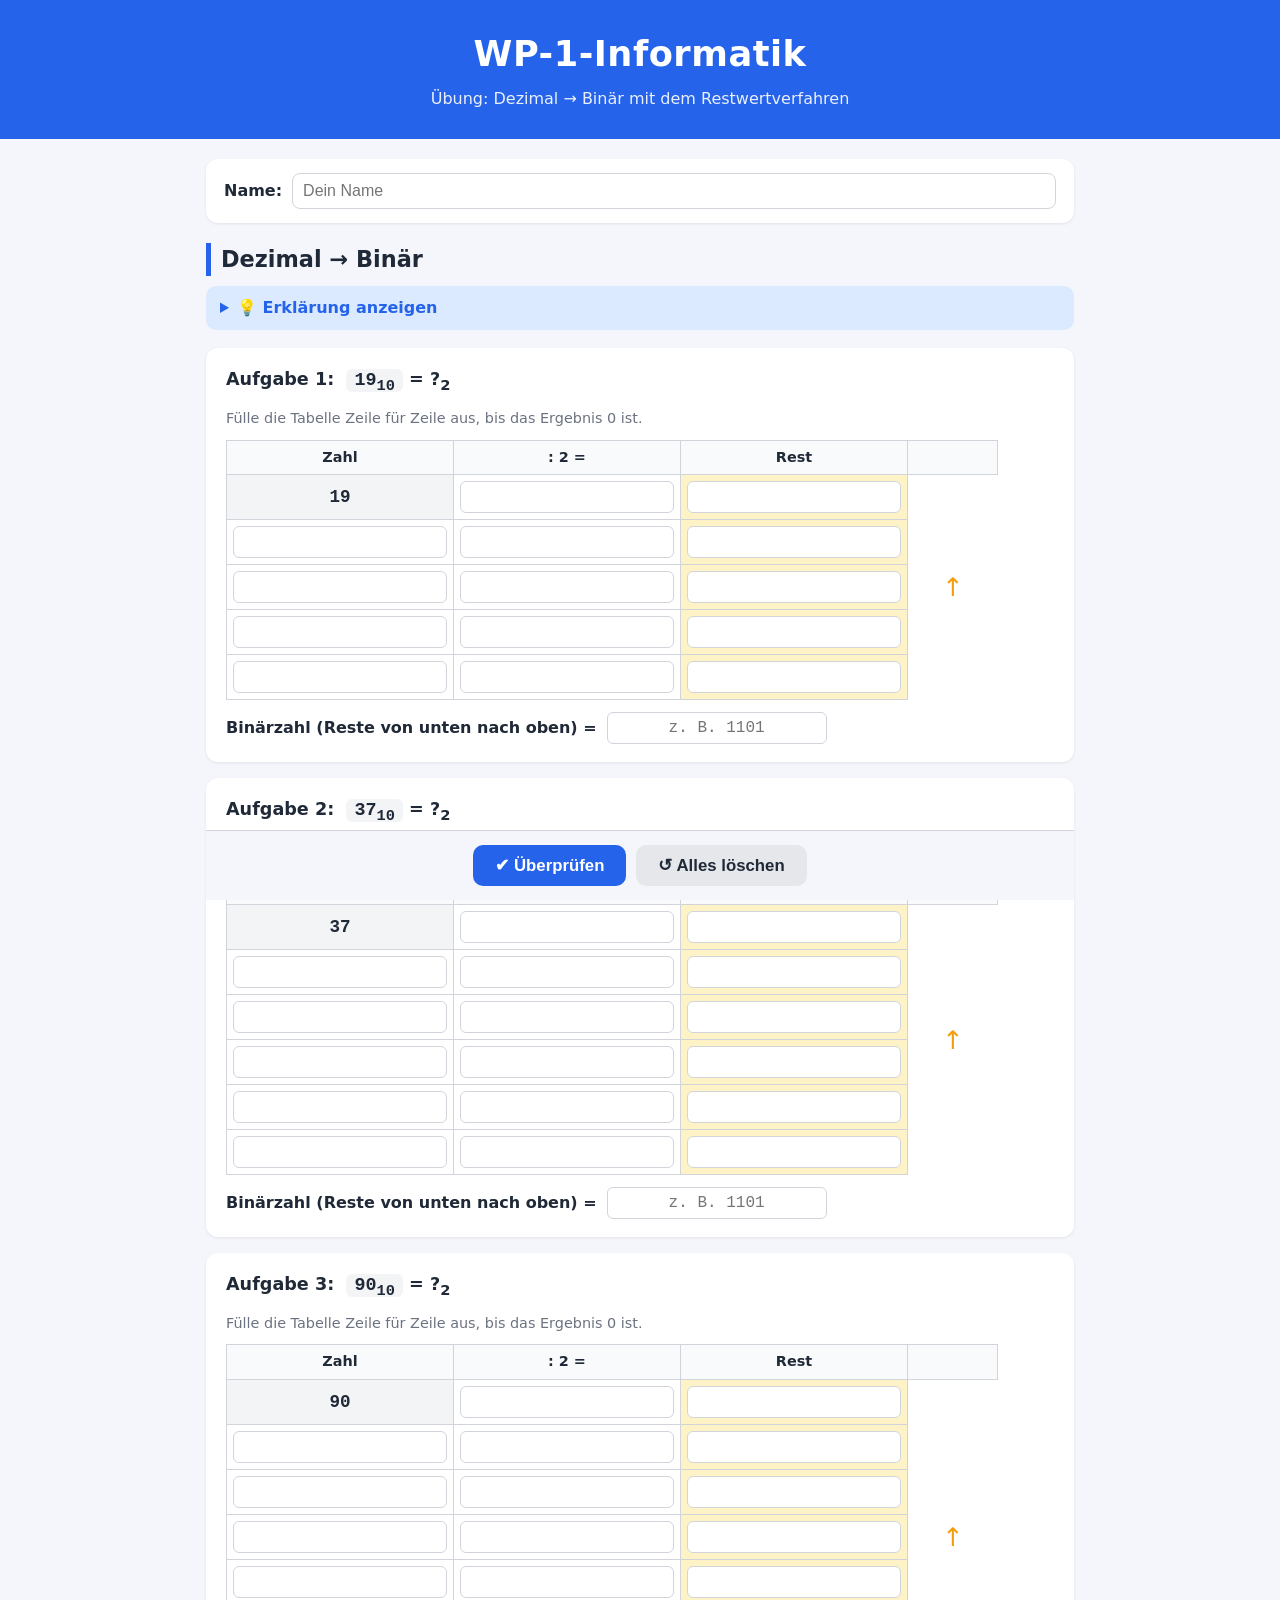
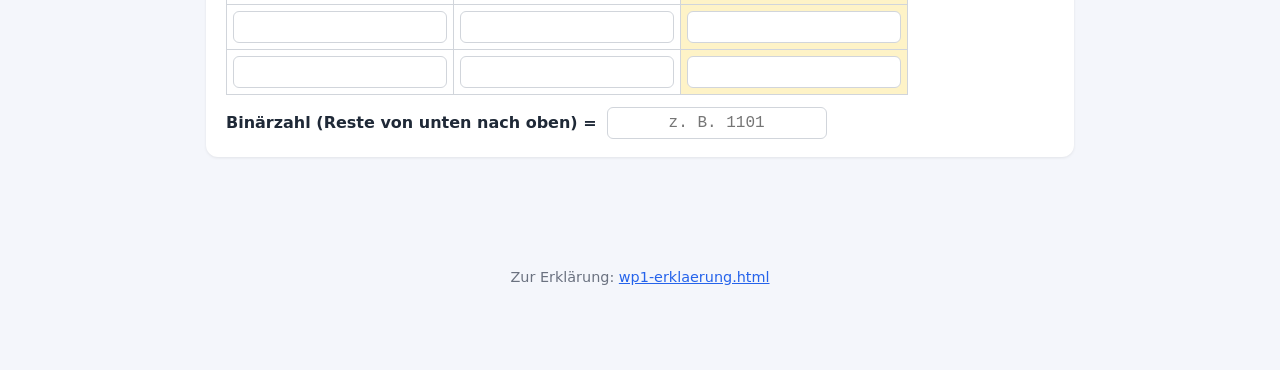
<file: Dez-Bin/index.html>
<!DOCTYPE html>
<html lang="de">
<head>
<meta charset="UTF-8">
<meta name="viewport" content="width=device-width, initial-scale=1">
<link rel="stylesheet" href="style.css">
<title>WP-1-Informatik – Übung: Dezimal → Binär</title>
<style ></style>
</head>
<body>

<header>
  <h1>WP-1-Informatik</h1>
  <p>Übung: Dezimal → Binär mit dem Restwertverfahren</p>
</header>

<main>
  <div class="name-box">
    <label for="name"><strong>Name:</strong></label>
    <input id="name" type="text" placeholder="Dein Name">
  </div>

  <h2>Dezimal → Binär</h2>
  <details class="help">
    <summary>💡 Erklärung anzeigen</summary>
    <ol>
      <li>Teile die Zahl durch 2. Schreibe das Ergebnis (ohne Komma) und den Rest (0 oder 1) auf.</li>
      <li>Das Ergebnis schreibst du in die nächste Zeile unter „Zahl“ und teilst es wieder durch 2.</li>
      <li>Mach so lange weiter, bis das Ergebnis <strong>0</strong> ist.</li>
      <li>Lies die Reste <strong>von unten nach oben</strong>. Das ist die Binärzahl.</li>
    </ol>
    <p><strong>Beispiel: 13</strong></p>
    <table>
      <tr><th>Zahl</th><th>: 2 =</th><th>Rest</th></tr>
      <tr><td>13</td><td>6</td><td class="rest">1</td></tr>
      <tr><td>6</td><td>3</td><td class="rest">0</td></tr>
      <tr><td>3</td><td>1</td><td class="rest">1</td></tr>
      <tr><td>1</td><td>0</td><td class="rest">1</td></tr>
    </table>
    <p>Von unten nach oben gelesen: <strong>1101</strong>. Probe: 8 + 4 + 1 = 13 ✓</p>
    <p>Tipp: Gerade Zahlen haben den Rest 0, ungerade Zahlen den Rest 1.</p>
  </details>

  <div id="tasks"></div>

  <div class="actions">
    <button class="primary" onclick="checkAll()">✔ Überprüfen</button>
    <button class="secondary" onclick="resetAll()">↺ Alles löschen</button>
  </div>
  <div id="summary"></div>

  <footer>Zur Erklärung: <a href="wp1-erklaerung.html">wp1-erklaerung.html</a></footer>
</main>

<script src="script.js"></script>
</body>
</html>
</file>
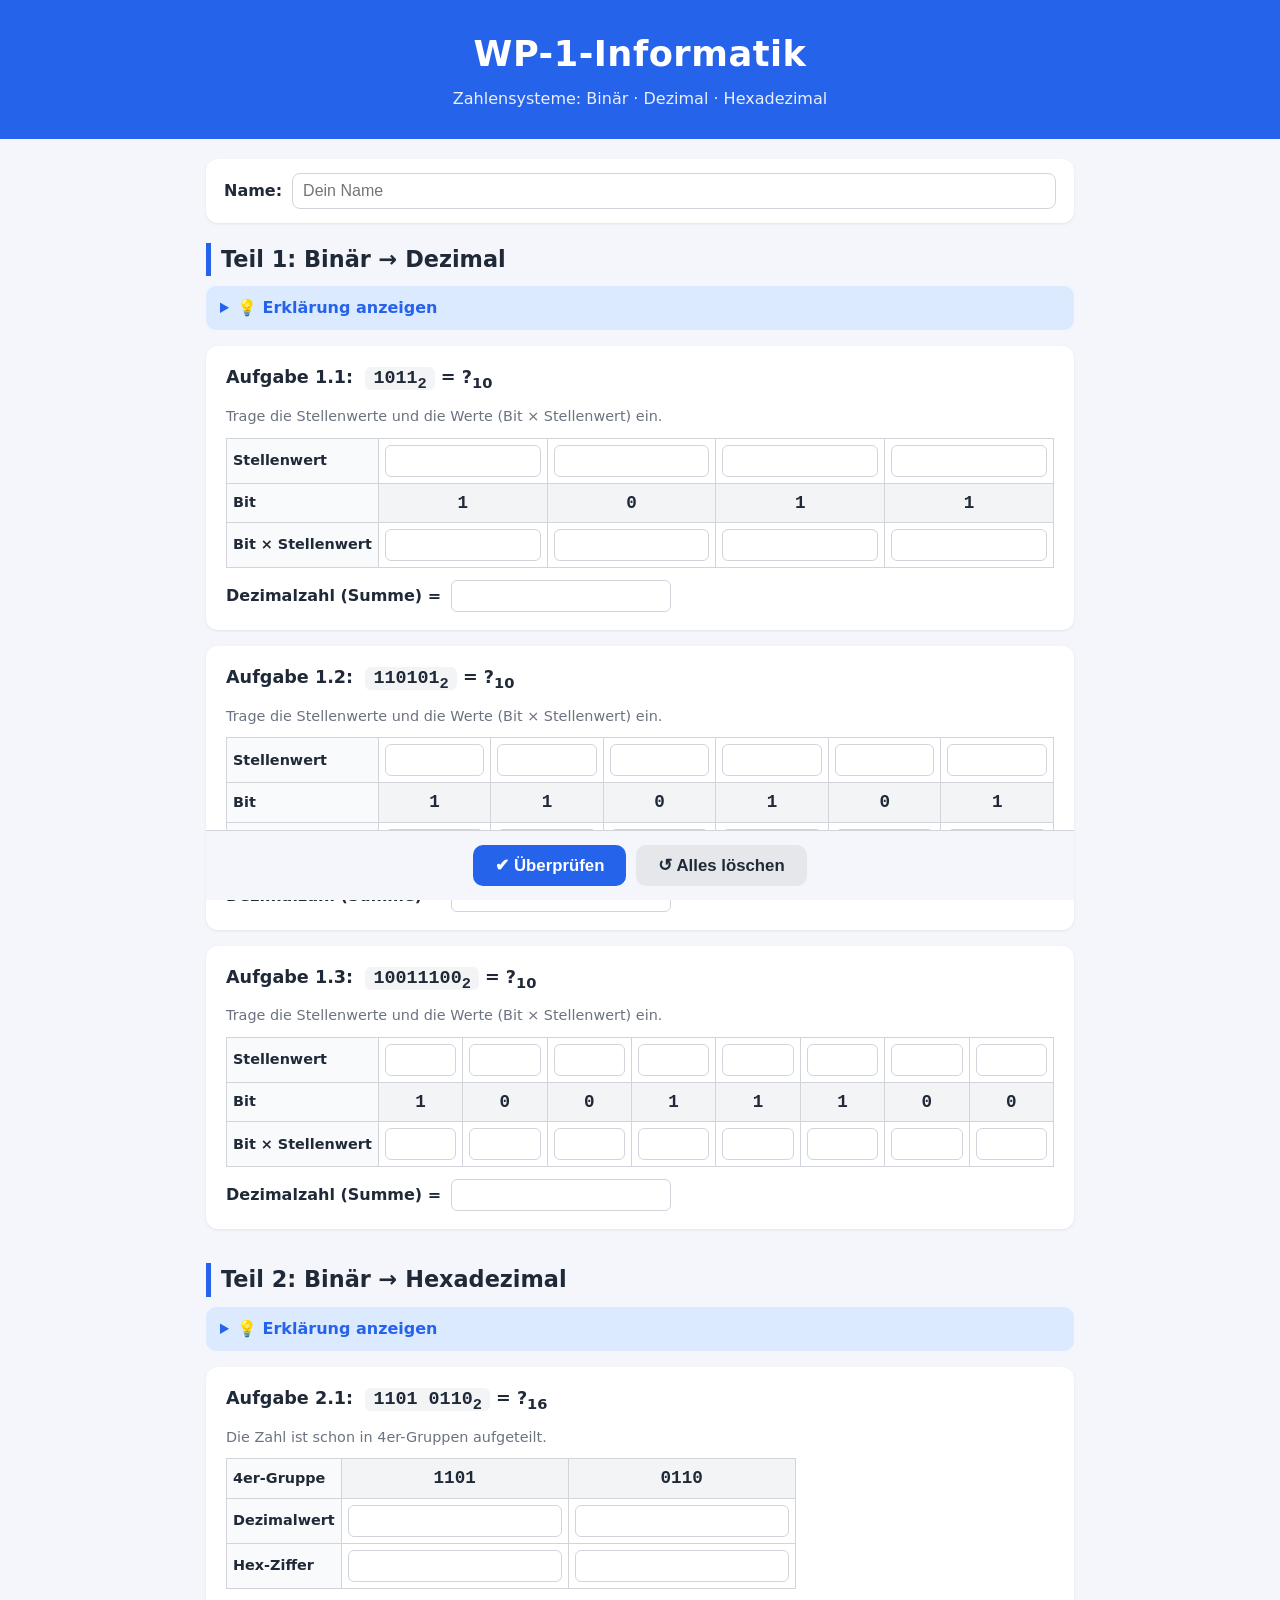
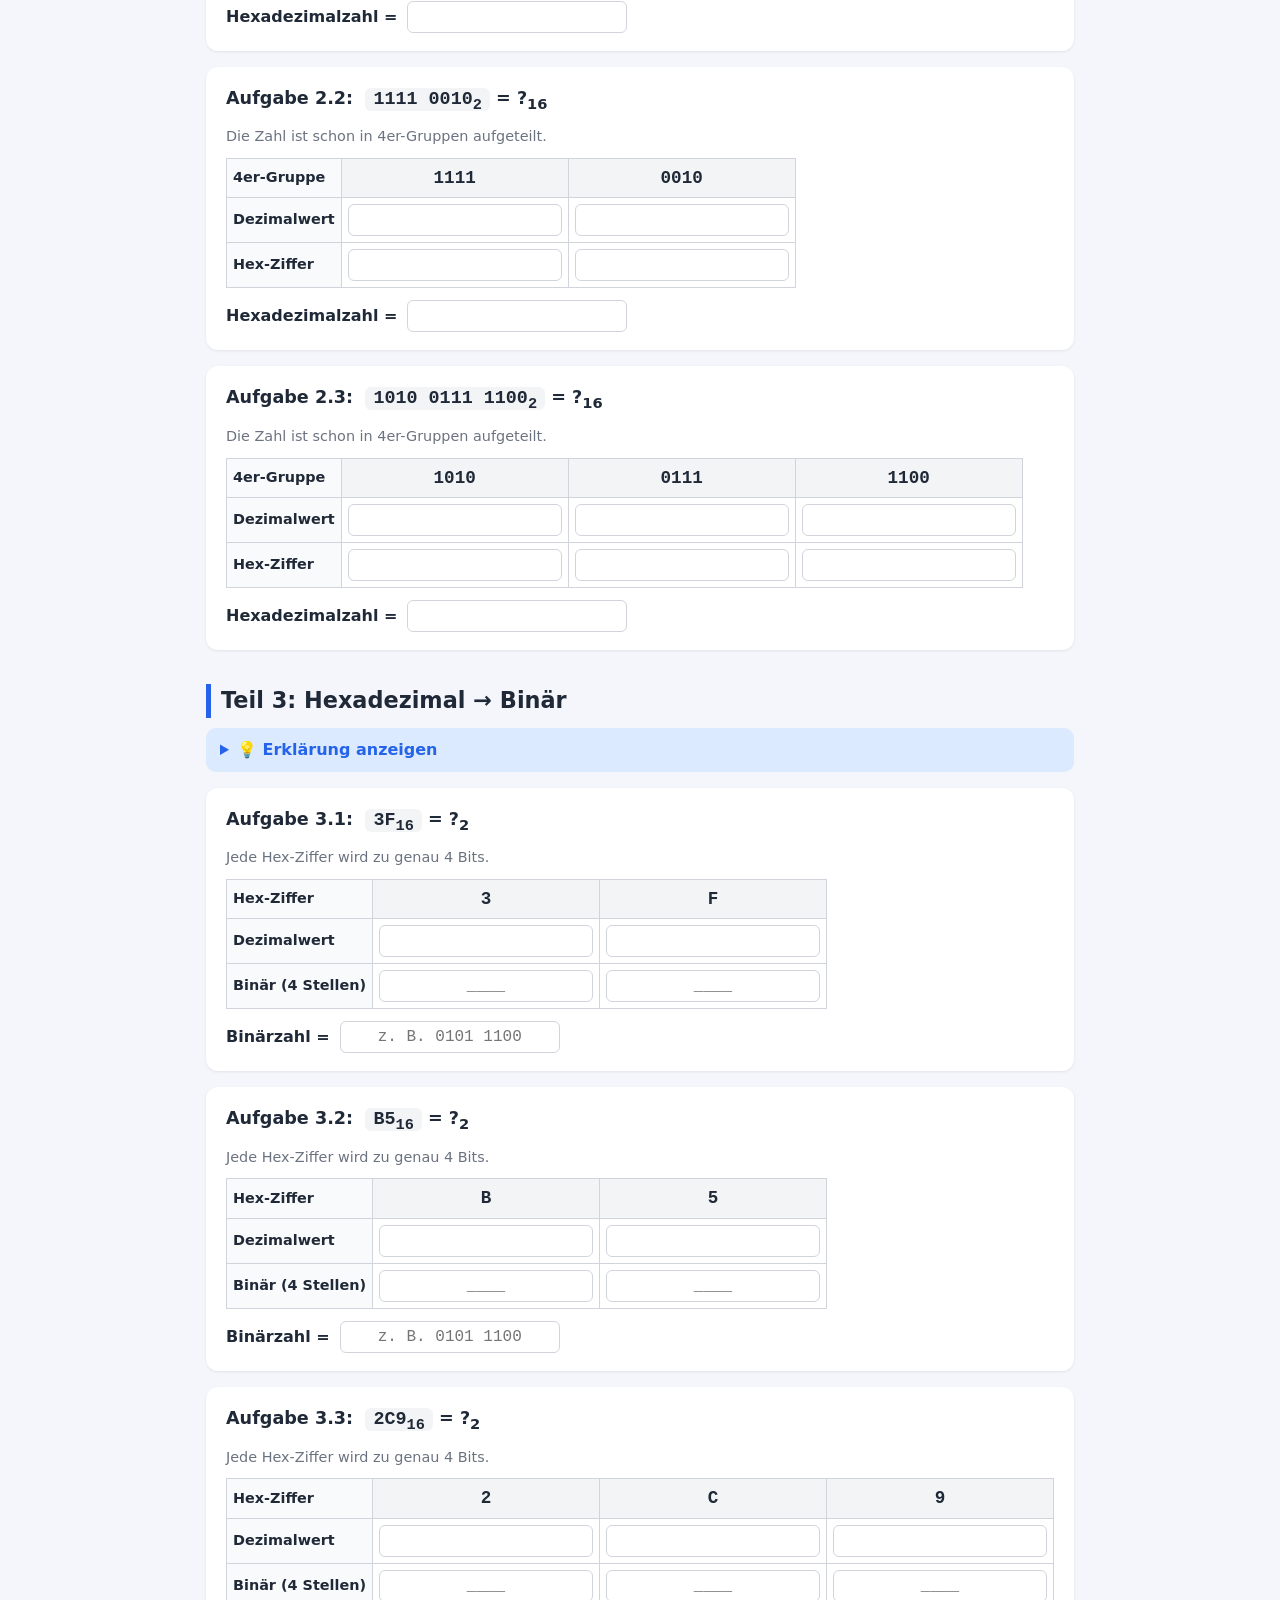
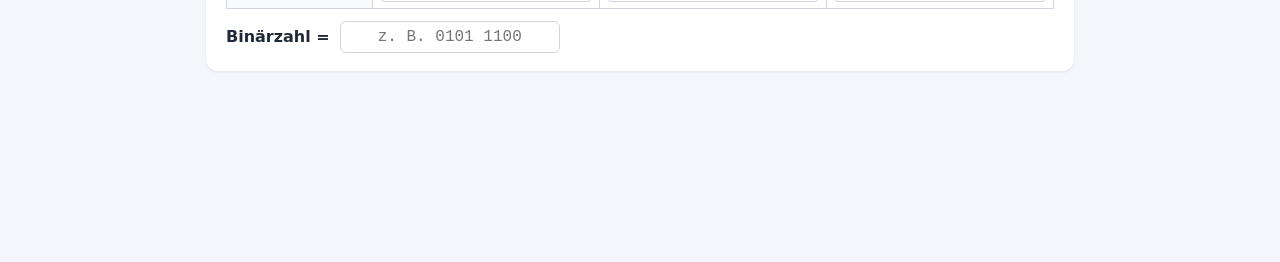
<file: Binärrechnen/wp1-informatik.html>
<!doctype html>
<html lang="de">
  <head>
    <meta charset="UTF-8" />
    <meta name="viewport" content="width=device-width, initial-scale=1" />
    <title>WP-1-Informatik – Zahlensysteme</title>
    <link rel="stylesheet" href="style.css" />
  </head>
  <body>
    <header>
      <h1>WP-1-Informatik</h1>
      <p>Zahlensysteme: Binär · Dezimal · Hexadezimal</p>
    </header>

    <main>
      <div class="name-box">
        <label for="name"><strong>Name:</strong></label>
        <input id="name" type="text" placeholder="Dein Name" />
      </div>

      <!-- ============ Teil 1 ============ -->
      <section class="block">
        <h2>Teil 1: Binär → Dezimal</h2>
        <details class="help">
          <summary>💡 Erklärung anzeigen</summary>
          <p>
            Im <strong>Binärsystem</strong> (Zweiersystem) gibt es nur die
            Ziffern <strong>0</strong> und <strong>1</strong>. Jede Stelle hat
            einen <strong>Stellenwert</strong>, der von rechts nach links immer
            verdoppelt wird: 1, 2, 4, 8, 16, 32, 64, 128 …
          </p>
          <p><strong>So gehst du vor:</strong></p>
          <ul>
            <li>
              Schreibe über jedes Bit seinen Stellenwert (ganz rechts steht die
              1).
            </li>
            <li>
              Rechne für jede Stelle: <em>Bit × Stellenwert</em>. Bei einer 0
              kommt also 0 heraus.
            </li>
            <li>Addiere alle Werte – das ist deine Dezimalzahl.</li>
          </ul>
          <p>
            <strong>Beispiel:</strong> 101<sub>2</sub> = 1·4 + 0·2 + 1·1 = 4 + 0
            + 1 = <strong>5</strong>
          </p>
        </details>
        <div id="part1"></div>
      </section>

      <!-- ============ Teil 2 ============ -->
      <section class="block">
        <h2>Teil 2: Binär → Hexadezimal</h2>
        <details class="help">
          <summary>💡 Erklärung anzeigen</summary>
          <p>
            Das <strong>Hexadezimalsystem</strong> (Sechzehnersystem) hat 16
            Ziffern: 0–9 und danach
            <strong>A=10, B=11, C=12, D=13, E=14, F=15</strong>.
          </p>
          <p>
            Der Trick: <strong>4 Bits ergeben genau eine Hex-Ziffer.</strong>
          </p>
          <ul>
            <li>
              Teile die Binärzahl <strong>von rechts</strong> in 4er-Gruppen ein
              (fehlende Stellen links mit 0 auffüllen).
            </li>
            <li>
              Rechne jede Gruppe in eine Dezimalzahl um (Stellenwerte 8, 4, 2,
              1).
            </li>
            <li>
              Schreibe die passende Hex-Ziffer auf und setze alle Ziffern
              zusammen.
            </li>
          </ul>
          <p>
            <strong>Beispiel:</strong> 1010 0011 → 1010 = 10 = A, 0011 = 3 →
            <strong>A3</strong>
          </p>
          <table>
            <tr>
              <th>Dez</th>
              <td>0</td>
              <td>1</td>
              <td>2</td>
              <td>3</td>
              <td>4</td>
              <td>5</td>
              <td>6</td>
              <td>7</td>
              <td>8</td>
              <td>9</td>
              <td>10</td>
              <td>11</td>
              <td>12</td>
              <td>13</td>
              <td>14</td>
              <td>15</td>
            </tr>
            <tr>
              <th>Hex</th>
              <td>0</td>
              <td>1</td>
              <td>2</td>
              <td>3</td>
              <td>4</td>
              <td>5</td>
              <td>6</td>
              <td>7</td>
              <td>8</td>
              <td>9</td>
              <td>A</td>
              <td>B</td>
              <td>C</td>
              <td>D</td>
              <td>E</td>
              <td>F</td>
            </tr>
          </table>
        </details>
        <div id="part2"></div>
      </section>

      <!-- ============ Teil 3 ============ -->
      <section class="block">
        <h2>Teil 3: Hexadezimal → Binär</h2>
        <details class="help">
          <summary>💡 Erklärung anzeigen</summary>
          <p>
            Hier gehst du genau andersherum vor:
            <strong>Jede Hex-Ziffer wird zu 4 Bits.</strong>
          </p>
          <ul>
            <li>
              Wandle jede Hex-Ziffer in ihren Dezimalwert um (z. B. C = 12).
            </li>
            <li>
              Zerlege den Wert in die Stellenwerte 8, 4, 2, 1 (z. B. 12 = 8 + 4
              → <strong>1100</strong>).
            </li>
            <li>
              Schreibe immer <strong>genau 4 Stellen</strong> – also auch
              führende Nullen (3 → 0011).
            </li>
            <li>Setze alle 4er-Gruppen hintereinander.</li>
          </ul>
          <p>
            <strong>Beispiel:</strong> 7E → 7 = 0111, E = 14 = 1110 →
            <strong>0111 1110</strong>
          </p>
        </details>
        <div id="part3"></div>
      </section>

      <div class="actions">
        <button class="primary" onclick="checkAll()">✔ Überprüfen</button>
        <button class="secondary" onclick="resetAll()">↺ Alles löschen</button>
      </div>
      <div id="summary"></div>
    </main>

    <script src="script.js"></script>
  </body>
</html>
</file>
<file: Dez-Bin/style.css>
﻿  :root {
    --bg: #f4f6fb; --card: #ffffff; --text: #1f2937; --muted: #6b7280;
    --accent: #2563eb; --accent-soft: #dbeafe; --border: #d1d5db;
    --hl: #f59e0b; --hl-soft: #fef3c7;
    --ok: #16a34a; --ok-soft: #dcfce7; --bad: #dc2626; --bad-soft: #fee2e2;
  }
  * { box-sizing: border-box; }
  body { margin: 0; font-family: "Segoe UI", system-ui, -apple-system, sans-serif;
    background: var(--bg); color: var(--text); line-height: 1.5; }
  header { background: var(--accent); color: #fff; padding: 28px 20px; text-align: center; }
  header h1 { margin: 0; font-size: 2.2rem; letter-spacing: .5px; }
  header p { margin: 6px 0 0; opacity: .9; }
  main { max-width: 900px; margin: 0 auto; padding: 20px 16px 60px; }

  .name-box { background: var(--card); border-radius: 12px; padding: 14px 18px; margin-bottom: 20px;
    box-shadow: 0 1px 3px rgba(0,0,0,.08); display: flex; gap: 10px; align-items: center; flex-wrap: wrap; }
  .name-box input { flex: 1; min-width: 200px; padding: 8px 10px; font-size: 1rem;
    border: 1px solid var(--border); border-radius: 8px; }

  h2 { font-size: 1.4rem; margin: 0 0 6px; border-left: 5px solid var(--accent); padding-left: 10px; }
  details.help { background: var(--accent-soft); border-radius: 10px; padding: 10px 14px; margin: 10px 0 18px; }
  details.help summary { cursor: pointer; font-weight: 600; color: var(--accent); }
  details.help p, details.help ol { margin: 8px 0; }
  details.help table { border-collapse: collapse; background: #fff; font-family: Consolas, monospace; margin: 6px 0; }
  details.help td, details.help th { border: 1px solid var(--border); padding: 3px 10px; text-align: center; }
  details.help th { font-family: "Segoe UI", system-ui, sans-serif; font-size: .85rem; background: #f9fafb; }
  details.help td.rest { background: var(--hl-soft); font-weight: 700; }

  .task { background: var(--card); border-radius: 12px; padding: 16px 18px; margin-bottom: 16px;
    box-shadow: 0 1px 3px rgba(0,0,0,.08); border: 2px solid transparent; }
  .task.all-ok { border-color: var(--ok); }
  .task h3 { margin: 0 0 10px; font-size: 1.1rem; display: flex; justify-content: space-between; gap: 10px; }
  .task h3 code { font-size: 1.15rem; background: #f3f4f6; padding: 1px 8px; border-radius: 6px; }
  .badge { font-size: .85rem; font-weight: 600; padding: 2px 10px; border-radius: 99px; white-space: nowrap; }
  .badge.ok { background: var(--ok-soft); color: var(--ok); }
  .badge.bad { background: var(--bad-soft); color: var(--bad); }
  .hint { color: var(--muted); font-size: .9rem; margin: 0 0 10px; }

  .table-wrap { overflow-x: auto; }
  table.work { border-collapse: collapse; margin-bottom: 12px; }
  table.work th, table.work td { border: 1px solid var(--border); padding: 6px; text-align: center; }
  table.work th { background: #f9fafb; font-weight: 600; font-size: .9rem; min-width: 90px; }
  table.work td.given { font-family: Consolas, monospace; font-size: 1.1rem; font-weight: 600; background: #f3f4f6; }
  table.work td.rest-col { background: var(--hl-soft); }
  table.work td.arrow { border: none; color: var(--hl); font-size: 1.6rem; padding: 0 6px; }

  input.ans { width: 100%; min-width: 70px; padding: 6px; font-size: 1rem; text-align: center;
    font-family: Consolas, monospace; border: 1px solid var(--border); border-radius: 6px; background: #fff; }
  input.ans:focus { outline: 2px solid var(--accent); border-color: var(--accent); }
  input.ans.ok { background: var(--ok-soft); border-color: var(--ok); }
  input.ans.bad { background: var(--bad-soft); border-color: var(--bad); }

  .result-row { display: flex; align-items: center; gap: 10px; flex-wrap: wrap; font-weight: 600; }
  .result-row input.ans { width: 220px; }

  .actions { position: sticky; bottom: 0; background: var(--bg); padding: 14px 0; display: flex; gap: 10px;
    flex-wrap: wrap; justify-content: center; border-top: 1px solid var(--border); }
  button { font-size: 1.05rem; padding: 10px 22px; border-radius: 10px; border: none; cursor: pointer; font-weight: 600; }
  button.primary { background: var(--accent); color: #fff; }
  button.primary:hover { background: #1d4ed8; }
  button.secondary { background: #e5e7eb; color: var(--text); }
  button.secondary:hover { background: #d1d5db; }

  #summary { display: none; text-align: center; background: var(--card); border-radius: 12px; padding: 18px;
    margin-top: 10px; box-shadow: 0 1px 3px rgba(0,0,0,.08); font-size: 1.2rem; }
  #summary .big { font-size: 2rem; font-weight: 700; }
  footer { text-align: center; color: var(--muted); font-size: .9rem; margin-top: 24px; }
  footer a { color: var(--accent); }
  @media print { .actions { position: static; } header { background: none; color: #000; } }
</file>
<file: Binärrechnen/style.css>
﻿:root {
    --bg: #f4f6fb; --card: #ffffff; --text: #1f2937; --muted: #6b7280;
    --accent: #2563eb; --accent-soft: #dbeafe; --border: #d1d5db;
    --ok: #16a34a; --ok-soft: #dcfce7; --bad: #dc2626; --bad-soft: #fee2e2;
  }
  * { box-sizing: border-box; }
  body {
    margin: 0; font-family: "Segoe UI", system-ui, -apple-system, sans-serif;
    background: var(--bg); color: var(--text); line-height: 1.5;
  }
  header {
    background: var(--accent); color: #fff; padding: 28px 20px; text-align: center;
  }
  header h1 { margin: 0; font-size: 2.2rem; letter-spacing: .5px; }
  header p { margin: 6px 0 0; opacity: .9; }
  main { max-width: 900px; margin: 0 auto; padding: 20px 16px 60px; }

  .name-box { background: var(--card); border-radius: 12px; padding: 14px 18px; margin-bottom: 20px;
    box-shadow: 0 1px 3px rgba(0,0,0,.08); display: flex; gap: 10px; align-items: center; flex-wrap: wrap; }
  .name-box input { flex: 1; min-width: 200px; padding: 8px 10px; font-size: 1rem;
    border: 1px solid var(--border); border-radius: 8px; }

  section.block { margin-bottom: 34px; }
  section.block > h2 { font-size: 1.4rem; margin: 0 0 6px; border-left: 5px solid var(--accent); padding-left: 10px; }

  details.help { background: var(--accent-soft); border-radius: 10px; padding: 10px 14px; margin: 10px 0 16px; }
  details.help summary { cursor: pointer; font-weight: 600; color: var(--accent); }
  details.help p, details.help ul { margin: 8px 0; }
  details.help table { border-collapse: collapse; margin: 8px 0; background: #fff; font-size: .9rem; }
  details.help td, details.help th { border: 1px solid var(--border); padding: 3px 8px; text-align: center; }

  .task { background: var(--card); border-radius: 12px; padding: 16px 18px; margin-bottom: 16px;
    box-shadow: 0 1px 3px rgba(0,0,0,.08); border: 2px solid transparent; }
  .task.all-ok { border-color: var(--ok); }
  .task h3 { margin: 0 0 10px; font-size: 1.1rem; display: flex; justify-content: space-between; gap: 10px; }
  .task h3 code { font-size: 1.15rem; background: #f3f4f6; padding: 1px 8px; border-radius: 6px; }
  .badge { font-size: .85rem; font-weight: 600; padding: 2px 10px; border-radius: 99px; white-space: nowrap; }
  .badge.ok { background: var(--ok-soft); color: var(--ok); }
  .badge.bad { background: var(--bad-soft); color: var(--bad); }

  .table-wrap { overflow-x: auto; }
  table.work { border-collapse: collapse; margin-bottom: 12px; }
  table.work th, table.work td { border: 1px solid var(--border); padding: 6px; text-align: center; min-width: 58px; }
  table.work th { background: #f9fafb; text-align: left; font-weight: 600; white-space: nowrap; font-size: .9rem; }
  table.work td.given { font-family: Consolas, monospace; font-size: 1.1rem; font-weight: 600; background: #f3f4f6; }

  input.ans { width: 100%; min-width: 50px; padding: 6px; font-size: 1rem; text-align: center;
    font-family: Consolas, monospace; border: 1px solid var(--border); border-radius: 6px; }
  input.ans:focus { outline: 2px solid var(--accent); border-color: var(--accent); }
  input.ans.ok { background: var(--ok-soft); border-color: var(--ok); }
  input.ans.bad { background: var(--bad-soft); border-color: var(--bad); }

  .result-row { display: flex; align-items: center; gap: 10px; flex-wrap: wrap; font-weight: 600; }
  .result-row input.ans { width: 220px; }

  .actions { position: sticky; bottom: 0; background: var(--bg); padding: 14px 0; display: flex; gap: 10px;
    flex-wrap: wrap; justify-content: center; border-top: 1px solid var(--border); }
  button { font-size: 1.05rem; padding: 10px 22px; border-radius: 10px; border: none; cursor: pointer; font-weight: 600; }
  button.primary { background: var(--accent); color: #fff; }
  button.primary:hover { background: #1d4ed8; }
  button.secondary { background: #e5e7eb; color: var(--text); }
  button.secondary:hover { background: #d1d5db; }

  #summary { display: none; text-align: center; background: var(--card); border-radius: 12px; padding: 18px;
    margin-top: 10px; box-shadow: 0 1px 3px rgba(0,0,0,.08); font-size: 1.2rem; }
  #summary .big { font-size: 2rem; font-weight: 700; }
  .hint { color: var(--muted); font-size: .9rem; margin: 0 0 10px; }

  @media print { .actions { position: static; } header { background: none; color: #000; } }
</file>
